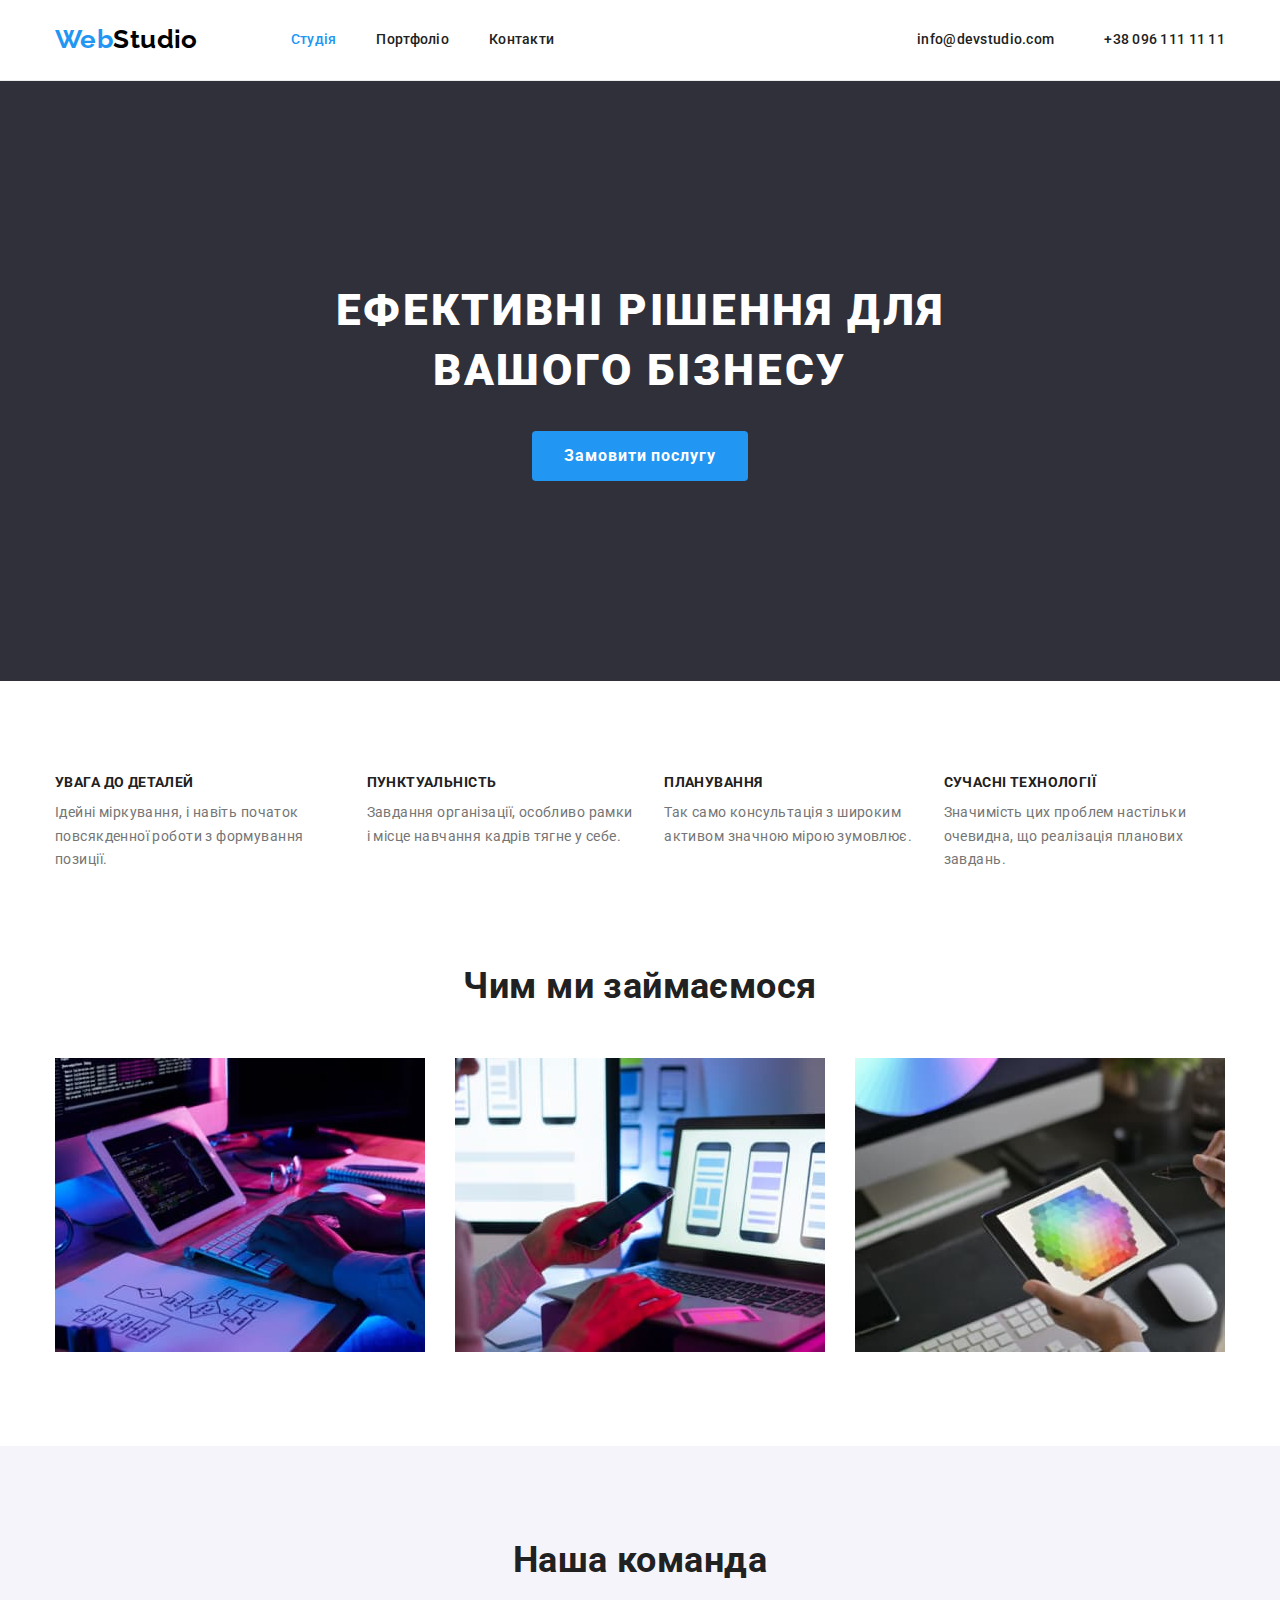
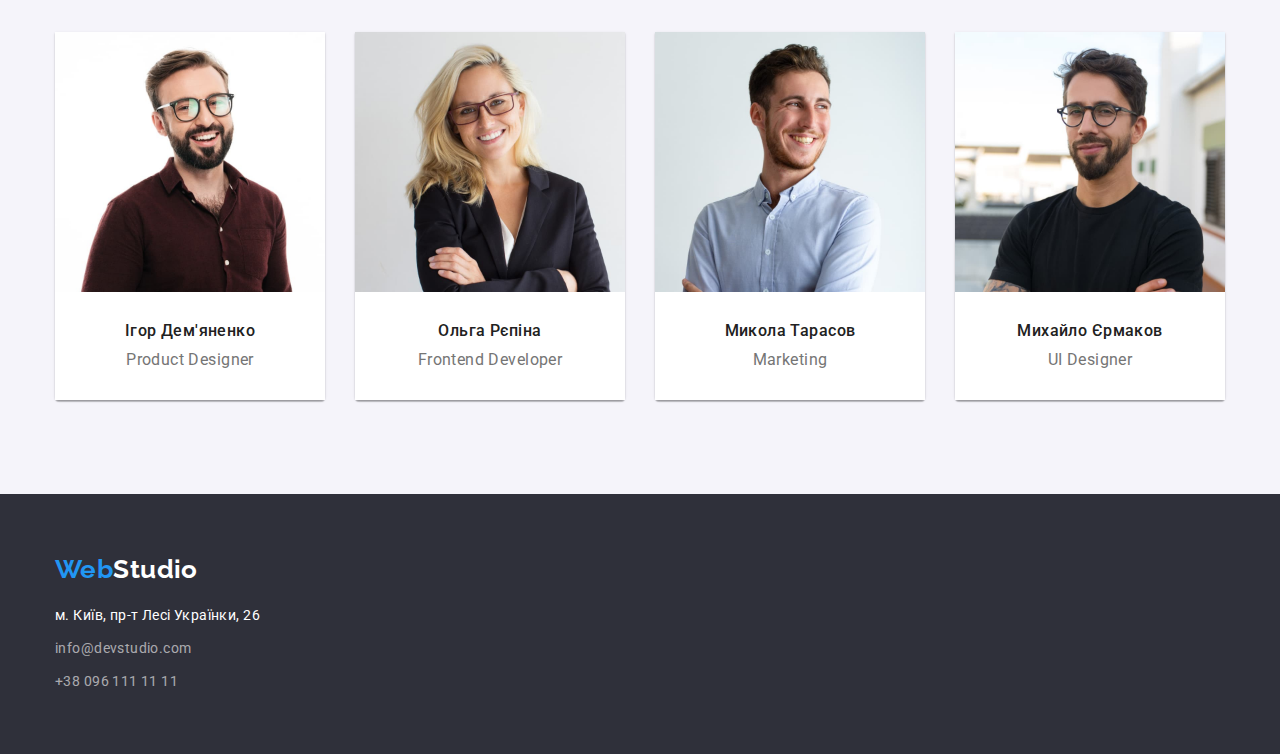
<file: index.html>
<!DOCTYPE html>
<html lang="uk">
  <head>
    <meta charset="UTF-8" />
    <meta http-equiv="X-UA-Compatible" content="IE=edge" />
    <meta name="viewport" content="width=device-width, initial-scale=1.0" />
    <title>Document</title>
    <link rel="preconnect" href="https://fonts.googleapis.com" />
    <link rel="preconnect" href="https://fonts.gstatic.com" crossorigin />
    <link
      href="https://fonts.googleapis.com/css2?family=Raleway:wght@700&family=Roboto:wght@400;500;700;900&display=swap"
      rel="stylesheet"
    />
    <link
      rel="stylesheet"
      href="https://cdnjs.cloudflare.com/ajax/libs/modern-normalize/1.0.0/modern-normalize.min.css"
    />
    <link rel="stylesheet" href="./css/styles.css" />
  </head>
  <body>
    <!-- Шапка -->
    <header class="section header">
      <div class="container header-container">
        <nav class="navigation">
          <a href="index.html" class="logo header link"
            ><span class="logo-accent">Web</span>Studio</a
          >

          <ul class="site-nav list">
            <li class="site-nav-item"><a href="index.html" class="link current">Студія</a></li>
            <li class="site-nav-item"><a href="./portfolio.html" class="link">Портфоліо</a></li>
            <li class="site-nav-item"><a href="" class="link">Контакти</a></li>
          </ul>
        </nav>

        <ul class="contact-nav list">
          <li class="contact-nav-item">
            <a class="contact-nav-mail link" href="mailto:info@devstudio.com">info@devstudio.com</a>
          </li>
          <li class="contact-nav-item">
            <a class="contact-nav-number link" href="tel:380961111111">+38 096 111 11 11</a>
          </li>
        </ul>
      </div>
    </header>

    <main>
      <!-- Герой -->
      <section class="hero">
        <div class="container">
          <h1 class="hero-title">Ефективні рішення для вашого бізнесу</h1>
          <button type="button" class="button primary">Замовити послугу</button>
        </div>
      </section>

      <!-- Якості -->
      <section class="section features">
        <div class="features-container container">
          <h2 class="visually-hidden">Переваги</h2>
          <ul class="features-list list">
            <li class="features-item">
              <h3 class="features-title">УВАГА ДО ДЕТАЛЕЙ</h3>
              <p class="features-text">
                Ідейні міркування, і навіть початок повсякденної роботи з формування позиції.
              </p>
            </li>
            <li class="features-item">
              <h3 class="features-title">ПУНКТУАЛЬНІСТЬ</h3>
              <p class="features-text">
                Завдання організації, особливо рамки і місце навчання кадрів тягне у себе.
              </p>
            </li>
            <li class="features-item">
              <h3 class="features-title">ПЛАНУВАННЯ</h3>
              <p class="features-text">
                Так само консультація з широким активом значною мірою зумовлює.
              </p>
            </li>
            <li class="features-item">
              <h3 class="features-title">СУЧАСНІ ТЕХНОЛОГІЇ</h3>
              <p class="features-text">
                Значимість цих проблем настільки очевидна, що реалізація планових завдань.
              </p>
            </li>
          </ul>
        </div>
      </section>

      <!-- Чим займаємося -->
      <section class="section activity">
        <div class="container">
          <h2 class="activity-title">Чим ми займаємося</h2>
          <ul class="activity-list list">
            <li><img src="./images/box_1.jpg" alt="Работа на ПК" width="370" /></li>
            <li><img src="./images/box_2.jpg" alt="Работа на телефоне" width="370" /></li>
            <li><img src="./images/box_3.jpg" alt="Работа на планшете" width="370" /></li>
          </ul>
        </div>
      </section>

      <!-- Команда -->
      <section class="section team">
        <div class="container">
          <h2 class="team-title">Наша команда</h2>
          <ul class="team-list list">
            <li class="team-item">
              <img
                class="team-image"
                src="./images/img_PD.jpg"
                alt="Фото дизайнера продукта"
                width="270"
              />
              <div class="team-description">
                <h3 class="team-subtitle">Ігор Дем'яненко</h3>
                <p class="text">Product Designer</p>
              </div>
            </li>
            <li class="team-item">
              <img
                class="team-image"
                src="./images/img_FD.jpg"
                alt="Фото Разработчика"
                width="270"
              />
              <div class="team-description">
                <h3 class="team-subtitle">Ольга Рєпіна</h3>
                <p class="text">Frontend Developer</p>
              </div>
            </li>
            <li class="team-item">
              <img class="team-image" src="./images/img_M.jpg" alt="Фото Маркетолога" width="270" />
              <div class="team-description">
                <h3 class="team-subtitle">Микола Тарасов</h3>
                <p class="text">Marketing</p>
              </div>
            </li>
            <li class="team-item">
              <img class="team-image" src="./images/img_D.jpg" alt="Фото дизайнера" width="270" />
              <div class="team-description">
                <h3 class="team-subtitle">Михайло Єрмаков</h3>
                <p class="text">UI Designer</p>
              </div>
            </li>
          </ul>
        </div>
      </section>
    </main>

    <!-- Футер -->
    <footer class="section footer">
      <div class="container footer">
        <a href="./index.html" class="logo footer link"
          ><span class="logo-accent">Web</span>Studio</a
        >

        <address class="adress">
          <ul class="adress-list list">
            <li class="adress-point-item">
              <a
                href="https://bit.ly/3pXMvUd"
                class="adress-point link"
                target="_blank"
                rel="noopener noreferrer"
                >м. Київ, пр-т Лесі Українки, 26</a
              >
            </li>
            <li class="adress-mail-item">
              <a href="mailto:info@devstudio.com" class="adress-link link">info@devstudio.com</a>
            </li>
            <li class="adress-tel-item">
              <a href="tel:380961111111" class="adress-link link">+38 096 111 11 11</a>
            </li>
          </ul>
        </address>
      </div>
    </footer>
  </body>
</html>
</file>
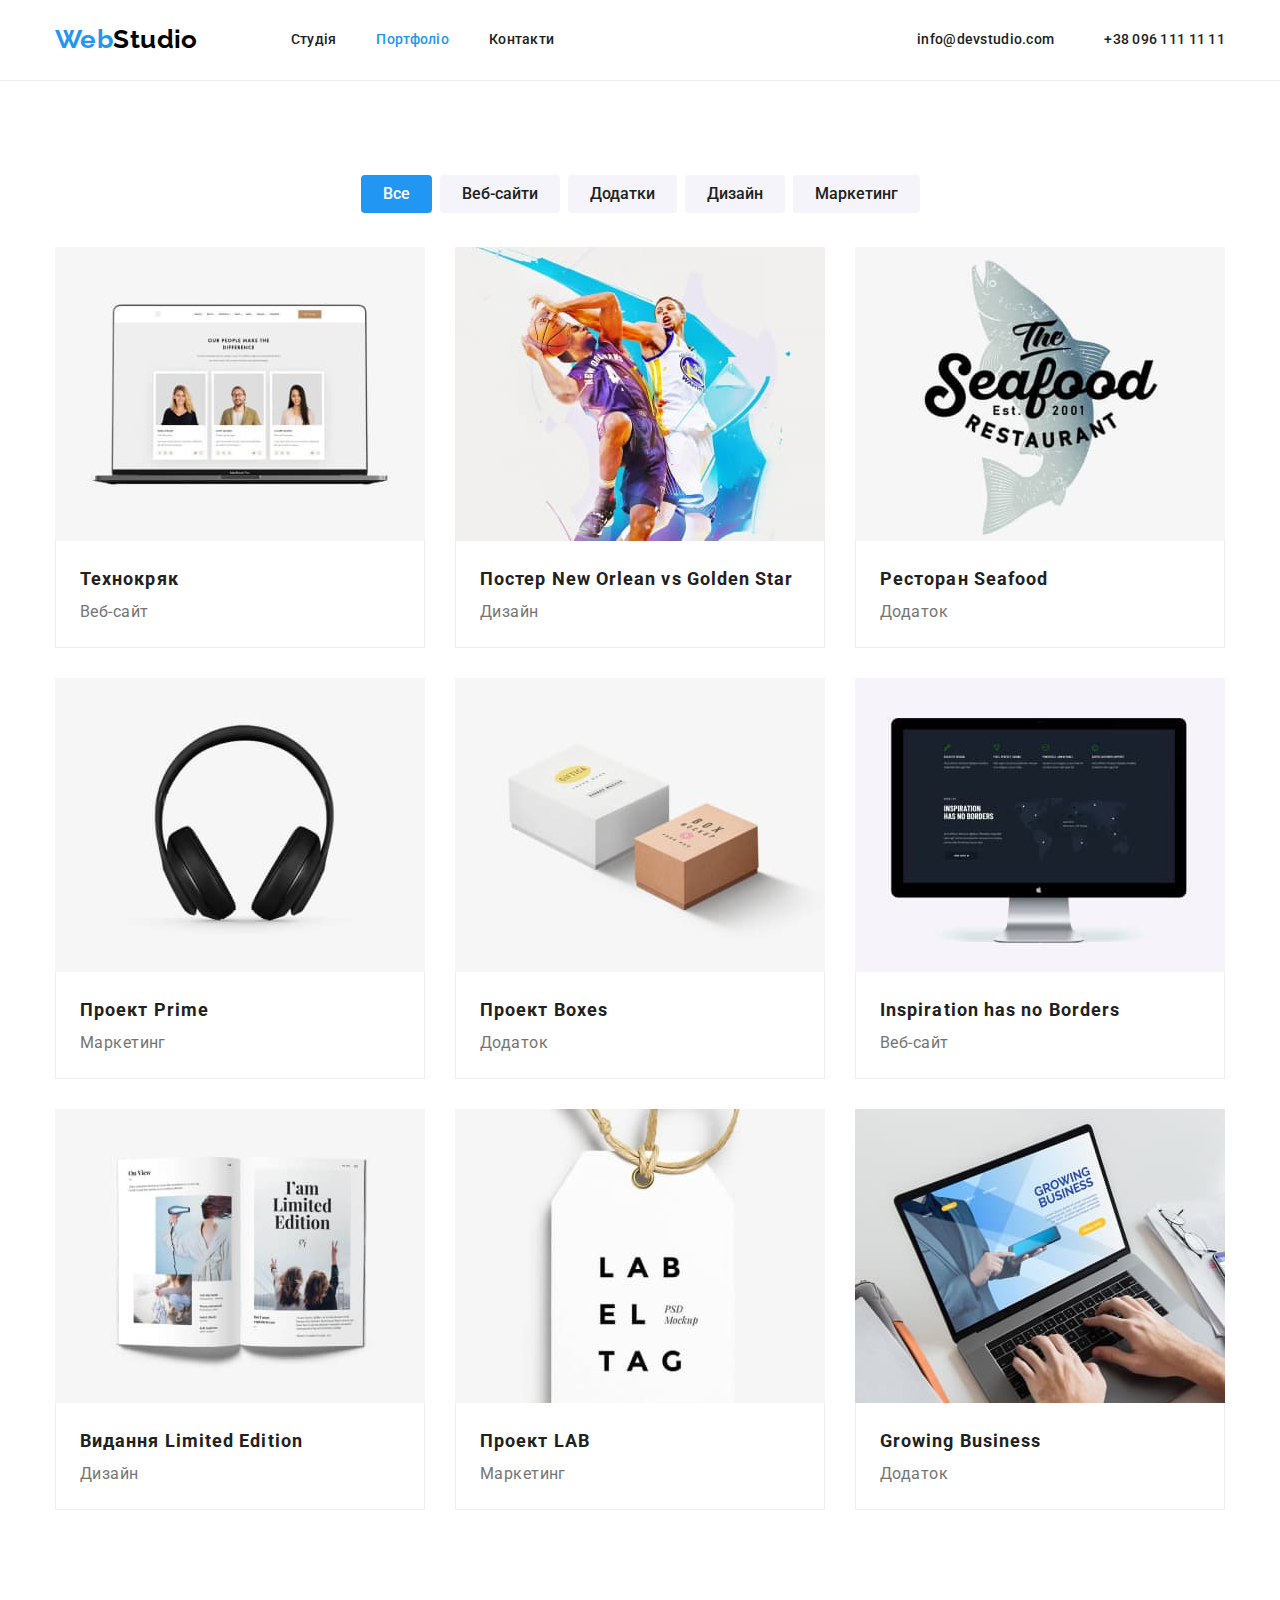
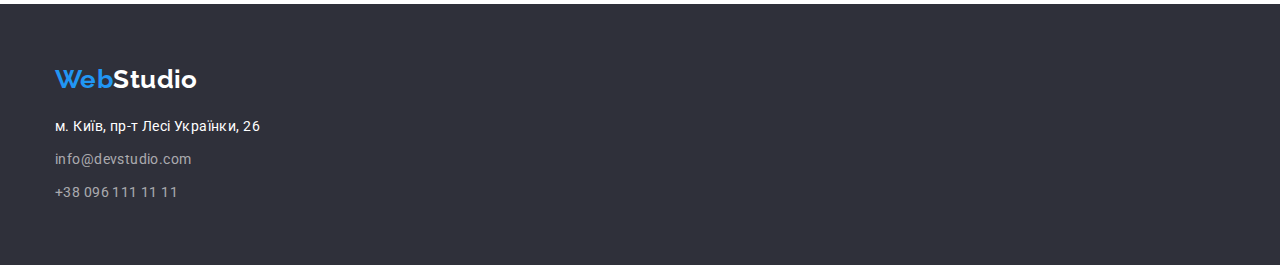
<file: portfolio.html>
<!DOCTYPE html>
<html lang="uk">
  <head>
    <meta charset="UTF-8" />
    <meta http-equiv="X-UA-Compatible" content="IE=edge" />
    <meta name="viewport" content="width=device-width, initial-scale=1.0" />
    <title>Document</title>
    <link rel="preconnect" href="https://fonts.googleapis.com" />
    <link rel="preconnect" href="https://fonts.gstatic.com" crossorigin />
    <link
      href="https://fonts.googleapis.com/css2?family=Raleway:wght@700&family=Roboto:wght@400;500;700;900&display=swap"
      rel="stylesheet"
    />
    <link
      rel="stylesheet"
      href="https://cdnjs.cloudflare.com/ajax/libs/modern-normalize/1.0.0/modern-normalize.min.css"
    />
    <link rel="stylesheet" href="./css/styles.css" />
  </head>

  <body>
    <header class="section header">
      <div class="container header-container">
        <nav class="navigation">
          <a href="index.html" class="logo header link"
            ><span class="logo-accent">Web</span>Studio</a
          >

          <ul class="site-nav list">
            <li class="site-nav-item"><a href="index.html" class="link">Студія</a></li>
            <li class="site-nav-item">
              <a href="./portfolio.html" class="link current">Портфоліо</a>
            </li>
            <li class="site-nav-item"><a href="" class="link">Контакти</a></li>
          </ul>
        </nav>

        <ul class="contact-nav list">
          <li class="contact-nav-item">
            <a class="contact-nav-mail link" href="mailto:info@devstudio.com">info@devstudio.com</a>
          </li>
          <li class="contact-nav-item">
            <a class="contact-nav-number link" href="tel:380961111111">+38 096 111 11 11</a>
          </li>
        </ul>
      </div>
    </header>

    <main>
      <section class="section projects">
        <div class="container">
          <h1 class="visually-hidden">Проекти</h1>
          <ul class="button-list list">
            <li>
              <button type="button" class="button current">Все</button>
            </li>
            <li>
              <button type="button" class="button">Веб-сайти</button>
            </li>
            <li><button type="button" class="button">Додатки</button></li>
            <li><button type="button" class="button">Дизайн</button></li>
            <li><button type="button" class="button">Маркетинг</button></li>
          </ul>
          <ul class="projects-list list">
            <li class="projects-list-item">
              <img src="./images/img_1.jpg" alt="Ноутбук" width="370" />
              <div class="projects-text-box">
                <h2 class="title">Технокряк</h2>
                <p class="text">Веб-сайт</p>
              </div>
            </li>
            <li class="projects-list-item">
              <img src="./images/img_2.jpg" alt="Баскетболисты" width="370" />
              <div class="projects-text-box">
                <h2 class="title">Постер New Orlean vs Golden Star</h2>
                <p class="text">Дизайн</p>
              </div>
            </li>
            <li class="projects-list-item">
              <img src="./images/img_3.jpg" alt="Ресторан" width="370" />
              <div class="projects-text-box">
                <h2 class="title">Ресторан Seafood</h2>
                <p class="text">Додаток</p>
              </div>
            </li>
            <li class="projects-list-item">
              <img src="images/img_4.jpg" alt="Наушники" width="370" />
              <div class="projects-text-box">
                <h2 class="title">Проект Prime</h2>
                <p class="text">Маркетинг</p>
              </div>
            </li>
            <li class="projects-list-item">
              <img src="images/img_5.jpg" alt="Коробочки" width="370" />
              <div class="projects-text-box">
                <h2 class="title">Проект Boxes</h2>
                <p class="text">Додаток</p>
              </div>
            </li>
            <li class="projects-list-item">
              <img src="images/img_6.jpg" alt="Монитор" width="370" />
              <div class="projects-text-box">
                <h2 class="title">Inspiration has no Borders</h2>
                <p class="text">Веб-сайт</p>
              </div>
            </li>
            <li class="projects-list-item">
              <img src="images/img_7.jpg" alt="Журнал" width="370" />
              <div class="projects-text-box">
                <h2 class="title">Видання Limited Edition</h2>
                <p class="text">Дизайн</p>
              </div>
            </li>
            <li class="projects-list-item">
              <img src="images/img_8.jpg" alt="Подвеска" width="370" />
              <div class="projects-text-box">
                <h2 class="title">Проект LAB</h2>
                <p class="text">Маркетинг</p>
              </div>
            </li>
            <li class="projects-list-item">
              <img src="images/img_9.jpg" alt="Рабочий стол" width="370" />
              <div class="projects-text-box">
                <h2 class="title">Growing Business</h2>
                <p class="text">Додаток</p>
              </div>
            </li>
          </ul>
        </div>
      </section>
    </main>

    <footer class="section footer">
      <div class="container footer">
        <a href="./index.html" class="logo footer link"
          ><span class="logo-accent">Web</span>Studio</a
        >

        <address class="adress">
          <ul class="adress-list list">
            <li class="adress-point-item">
              <a
                href="https://bit.ly/3pXMvUd"
                class="adress-point link"
                target="_blank"
                rel="noopener noreferrer"
                >м. Київ, пр-т Лесі Українки, 26</a
              >
            </li>
            <li class="adress-mail-item">
              <a href="mailto:info@devstudio.com" class="adress-link link">info@devstudio.com</a>
            </li>
            <li class="adress-tel-item">
              <a href="tel:380961111111" class="adress-link link">+38 096 111 11 11</a>
            </li>
          </ul>
        </address>
      </div>
    </footer>
  </body>
</html>
</file>
<file: css/styles.css>
/* =============Components============= */
:root {
  --primary-text-color: #757575;
  --title-text-color: #212121;
  --accent-color: #2196f3;
  --primary-white-color: #ffffff;
  --primary-grey-color: #f5f4fa;
  --primary-background-color: #f5f5f5;
  --primary-black-color: #2f303a;
  --secondary-black-color: #000000;
  --adress-color: rgba(255, 255, 255, 0.6);
  --border-content-color: #eeeeee;
}

body {
  color: var(--primary-text-color);
  background-color: var(--primary-white-color);
  font-family: Roboto, sans-serif;
  font-size: 14px;
  letter-spacing: 0.03em;
}

h1,
h2,
h3,
p {
  margin-top: 0;
  margin-bottom: 0;
}

ul,
ol {
  margin-top: 0;
  margin-bottom: 0;
  padding-left: 0;
}

img {
  display: block;
}

.container {
  width: 1200px;
  margin-left: auto;
  margin-right: auto;
  padding-left: 15px;
  padding-right: 15px;
}

.visually-hidden {
  position: absolute;
  width: 1px;
  height: 1px;
  margin: -1px;
  border: 0;
  padding: 0;
  white-space: nowrap;
  clip-path: inset(100%);
  clip: rect(0 0 0 0);
  overflow: hidden;
}

.features,
.activity,
.projects {
  background-color: var(--primary-white-color);
}

.list {
  padding: 0;
  margin: 0;
  list-style: none;
}

.link {
  text-decoration: none;
}

/* =============/Components============= */

/*=============Header============= */

.section.header {
  border-bottom: 1px solid #ececec;
}

.header-container {
  padding-top: 24px;
  padding-bottom: 25px;

  display: flex;
  align-items: center;
  justify-content: space-between;
}

.navigation {
  display: flex;
  align-items: center;
}

.site-nav {
  display: flex;
}

.site-nav-item:not(:last-child) {
  margin-right: 40px;
}

.contact-nav {
  display: flex;
}

.contact-nav-mail {
  margin-right: 50px;
}

.logo {
  font-family: Raleway, sans-serif;
  font-weight: 700;
  font-size: 26px;
  line-height: 1.19;
}

.logo.header {
  color: var(--secondary-black-color);
  margin-right: 93px;
}

.logo-accent {
  color: var(--accent-color);
}

.site-nav .link,
.contact-nav .link {
  color: var(--title-text-color);

  font-weight: 500;
  line-height: 1.14;
  letter-spacing: 0.02em;
}

.site-nav .link:hover,
.site-nav .link:focus {
  color: var(--accent-color);
}

.site-nav .link.current {
  color: var(--accent-color);
}

.contact-nav .link:hover,
.contact-nav .link:focus {
  color: var(--accent-color);
}

/*=============/Header============= */

/* =============Hero============= */

.hero {
  padding-bottom: 200px;
  padding-top: 200px;
}

.hero {
  height: 600px;
  background-color: var(--primary-black-color);
  text-align: center;
}

.hero-title {
  margin: 0 auto;
  margin-bottom: 30px;
  color: var(--primary-white-color);
  width: 700px;

  font-weight: 900;
  font-size: 44px;
  line-height: 1.36;
  text-align: center;
  letter-spacing: 0.06em;
  text-transform: uppercase;
}

/* =============/Hero============= */

/* =============Features============= */

.section.features {
  padding-top: 94px;
  padding-bottom: 94px;
}

.features-title {
  margin-bottom: 10px;
  color: var(--title-text-color);

  font-size: 14px;
  line-height: 1.14;
  text-transform: uppercase;
}

.features-text {
  line-height: 1.7;
}

.features-list {
  display: flex;
  justify-content: space-between;
  column-gap: 30px;
}

/* =============/Features============= */

/* =============Activity============= */

.section.activity {
  padding-bottom: 94px;
}

.activity-title,
.team-title {
  color: var(--title-text-color);

  font-size: 36px;
  line-height: 1.16;
  text-align: center;
}

.activity-title {
  margin-bottom: 50px;
}

.activity-list {
  width: calc((100% - 60px) / 3);
  display: flex;
  column-gap: 30px;
}
/* =============/Activity============= */

/* =============Team============= */

.section.team {
  padding-bottom: 94px;
  padding-top: 94px;
}

.team {
  background-color: var(--primary-grey-color);
}

.team-title {
  margin-bottom: 50px;
}

.team-list {
  width: calc((100%-90px) / 4);
  display: flex;
  gap: 30px;
}

.team-item {
  border-radius: 0px 0px 4px 4px;
  box-shadow: 0px 1px 3px rgba(0, 0, 0, 0.12), 0px 1px 1px rgba(0, 0, 0, 0.14),
    0px 2px 1px rgba(0, 0, 0, 0.2);
}

.team-subtitle {
  margin-bottom: 10px;

  color: var(--title-text-color);

  font-weight: 500;
  font-size: 16px;
  line-height: 1.18;
  text-align: center;
}

.team-list .text {
  font-size: 16px;
  line-height: 1.18;
  text-align: center;
}

.team-description {
  padding: 30px 10px;
  background-color: var(--primary-white-color);
}

/* =============/Team============= */

/* =============Footer=============*/

.section.footer {
  padding: 60px 0;
  background-color: var(--primary-black-color);
}

.logo.footer {
  color: var(--primary-white-color);
}

.adress {
  margin-top: 20px;
  font-style: normal;
}

.adress-point-item {
  margin-bottom: 9px;
}

.adress-mail-item {
  margin-bottom: 9px;
}

.adress-point {
  color: var(--primary-white-color);

  line-height: 1.71;
}

.adress .adress-link {
  color: var(--adress-color);

  font-style: normal;
  line-height: 1.71;
}

.adress-link:hover,
.adress-link:focus {
  color: var(--accent-color);
}

.site-nav .link:hover,
.site-nav .link:focus {
  color: var(--accent-color);
}

.site-nav .link.current {
  color: var(--accent-color);
}

.contact-nav .link:hover,
.contact-nav .link:focus {
  color: var(--accent-color);
}

/* =============/Footer============= */

/*=============Buttons============= */

.button {
  padding: 6px 22px;
  min-width: 81px;
  min-height: 26px;
  border-radius: 4px;
  border: none;

  color: var(--title-text-color);
  background-color: var(--primary-grey-color);

  font-family: inherit;
  font-weight: 500;
  font-size: 16px;
  line-height: 1.62;
  text-align: center;

  cursor: pointer;
}

.button.primary {
  padding: 10px 32px;
  min-width: 152px;
  min-height: 30px;

  color: var(--primary-white-color);
  background-color: var(--accent-color);

  font-weight: 700;
  font-size: 16px;
  line-height: 1.88;
  align-items: center;
  text-align: center;
  letter-spacing: 0.06em;

  cursor: pointer;
}

.button.current {
  min-width: 29px;
  min-height: 26px;
  color: var(--primary-white-color);
  background-color: var(--accent-color);
}

.button-list .button:hover,
.button-list .button:focus {
  color: var(--primary-white-color);
  background-color: var(--accent-color);
}

.button.current:hover,
.button.current:focus {
  color: var(--primary-white-color);
  background-color: var(--accent-color);
}

/*=============/Buttons============= */

/* =============Portfolio============= */

.section.projects {
  padding-bottom: 94px;
  padding-top: 94px;
}

.button-list {
  display: flex;
  justify-content: center;
  column-gap: 8px;

  padding-bottom: 34px;
}

.projects-list {
  display: flex;
  flex-wrap: wrap;
  gap: 30px;
}

/* .projects-list-item {
  width: 370px;

  margin-right: 30px;
  margin-bottom: 30px;
}

.projects-list-item:nth-child(3n) {
  margin-right: 0;
}

.projects-list-item:nth-last-child(-n + 3) {
  margin-bottom: 0; */
/* } */

.projects-list .title {
  color: var(--title-text-color);

  font-size: 18px;
  line-height: 2;
  letter-spacing: 0.06em;
}

.projects-list .text {
  font-size: 16px;
  line-height: 1.88;
}

.projects-text-box {
  border-left: 1px solid var(--border-content-color);
  border-right: 1px solid var(--border-content-color);
  border-bottom: 1px solid var(--border-content-color);

  padding: 20px 24px;
}

/* =============/Portfolio============ */
</file>
